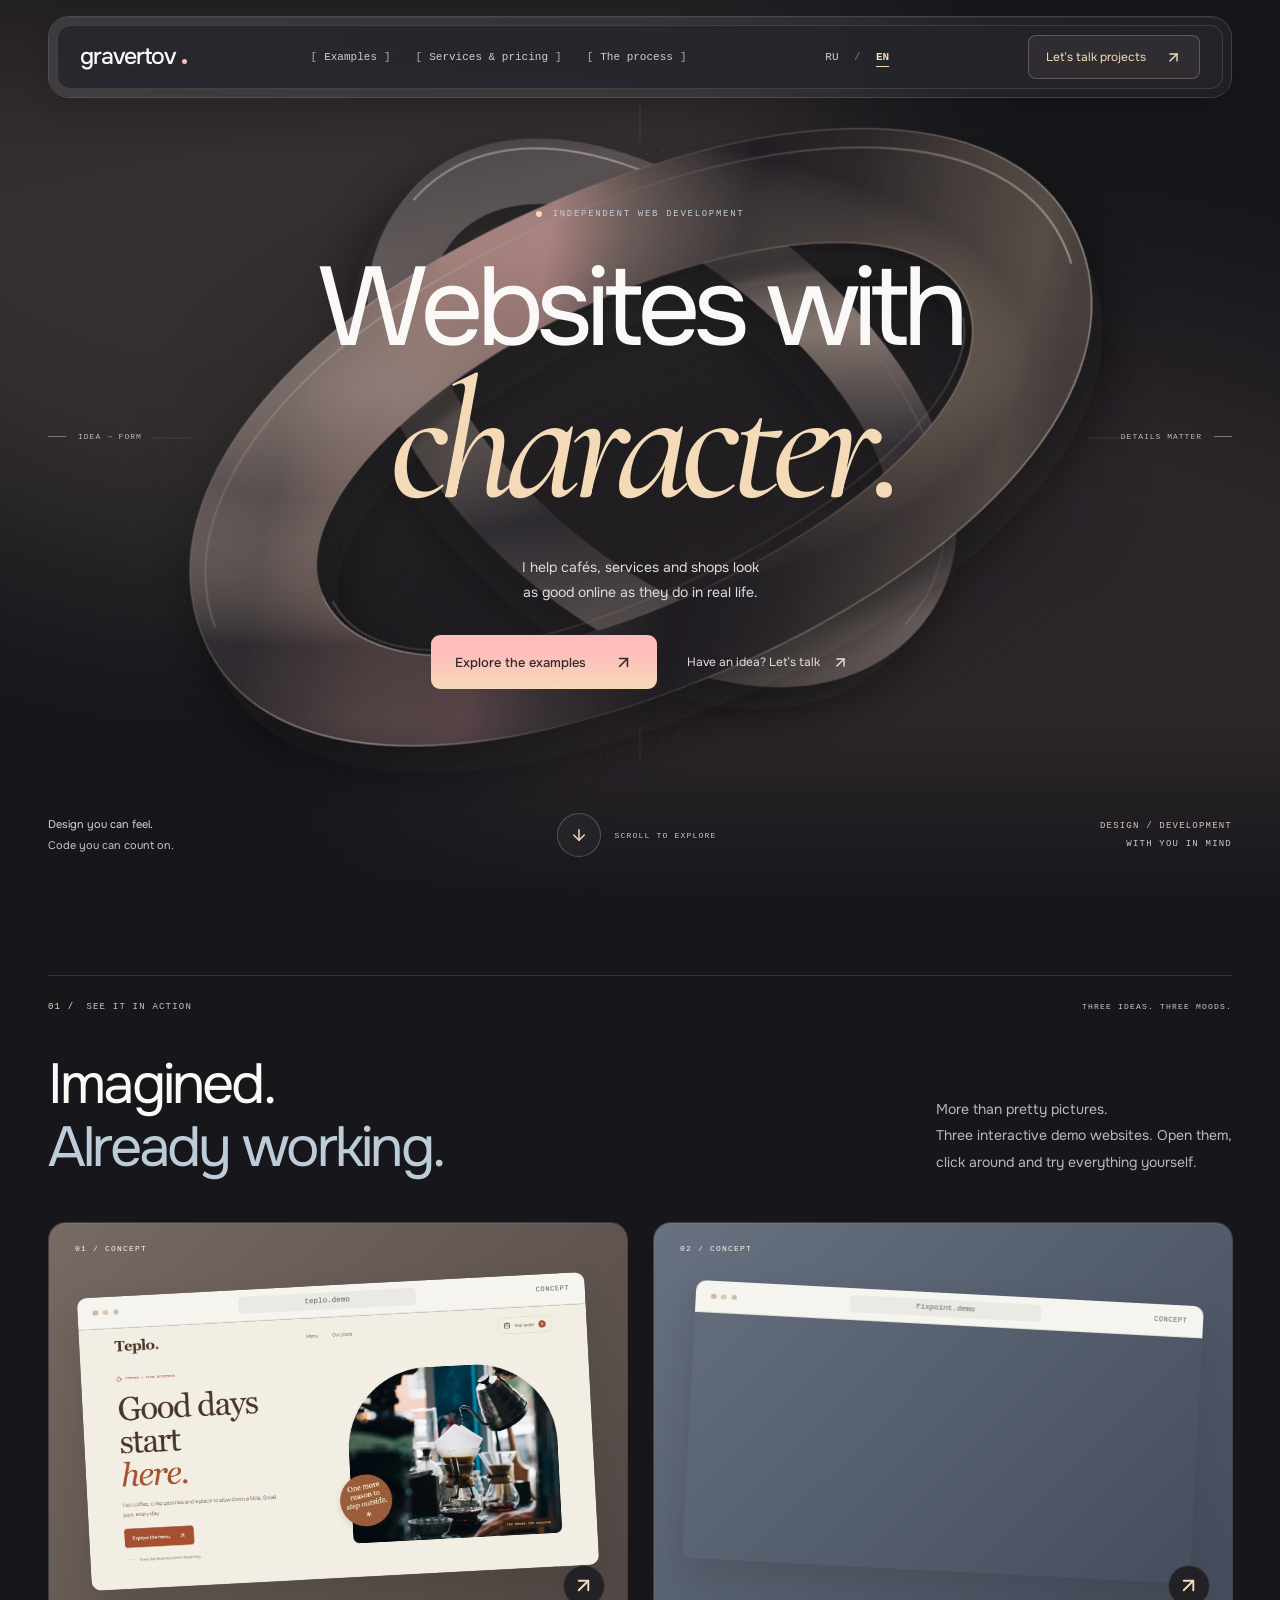
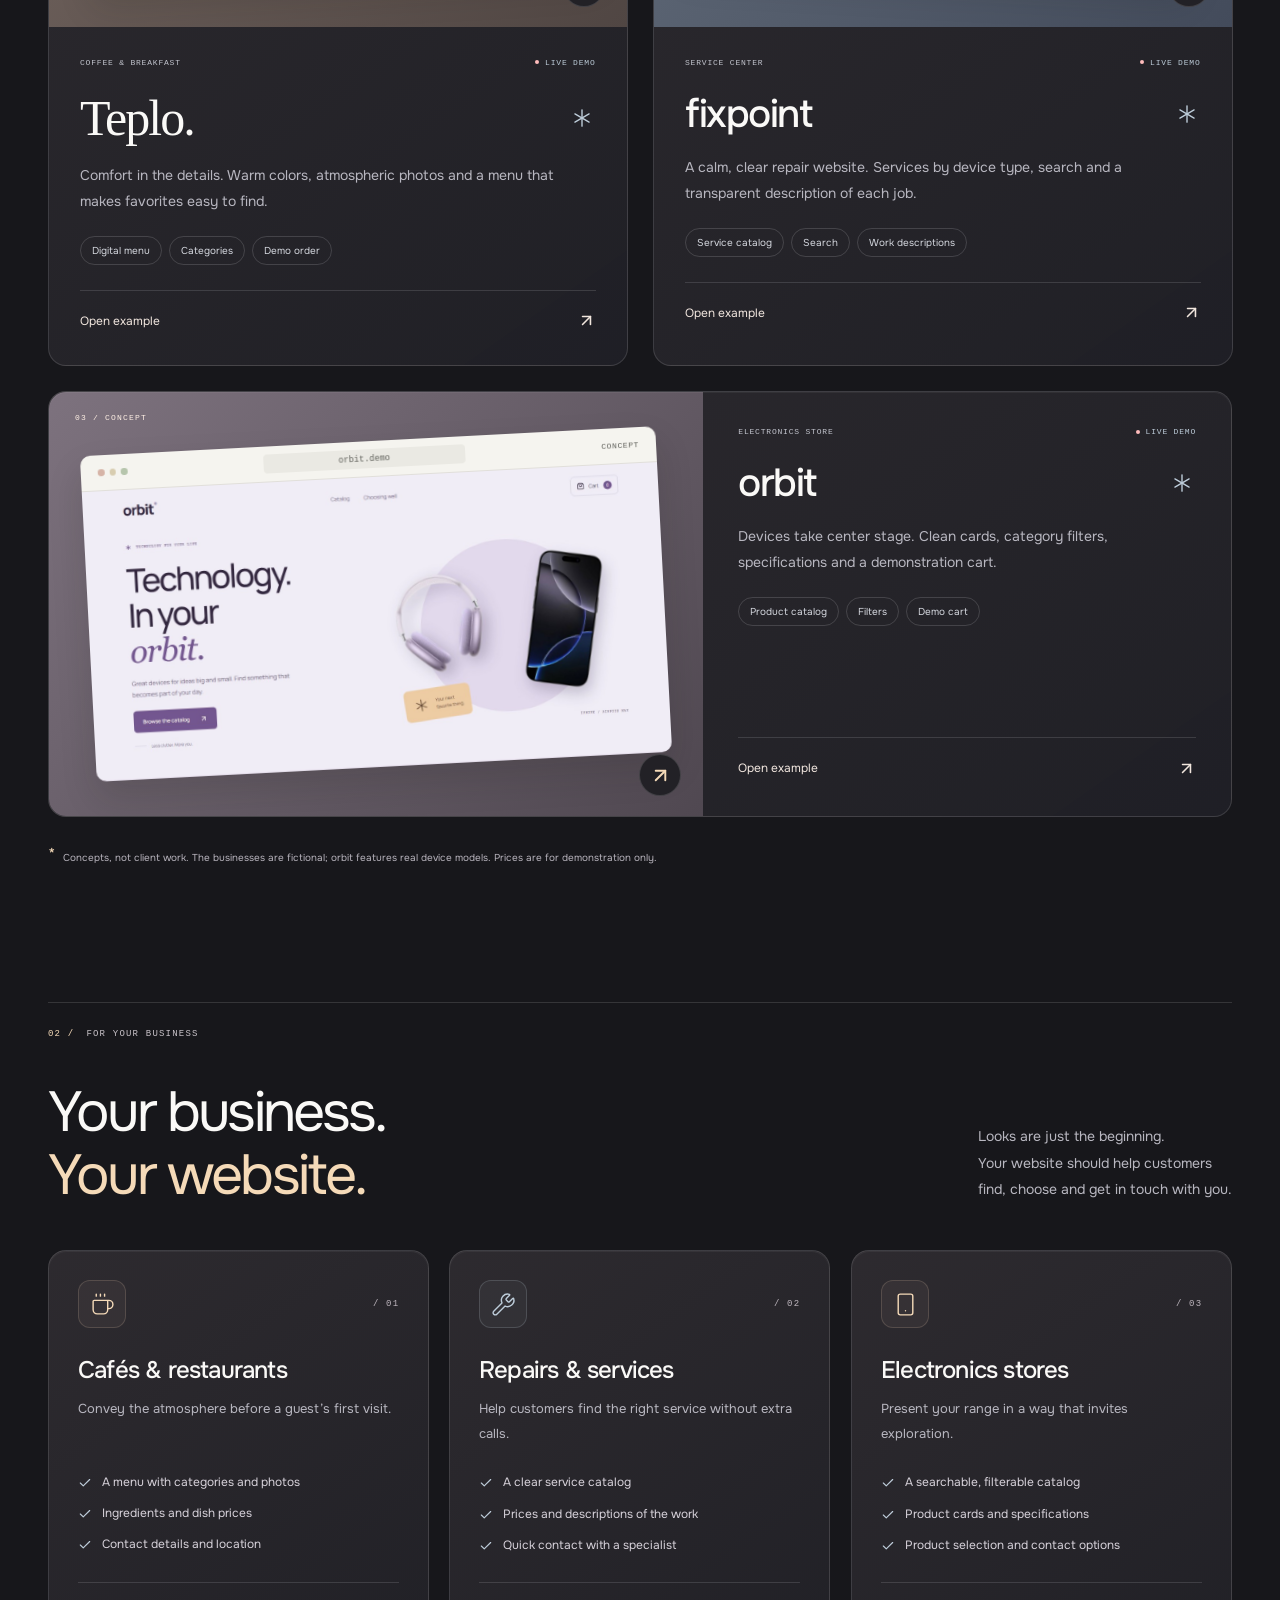
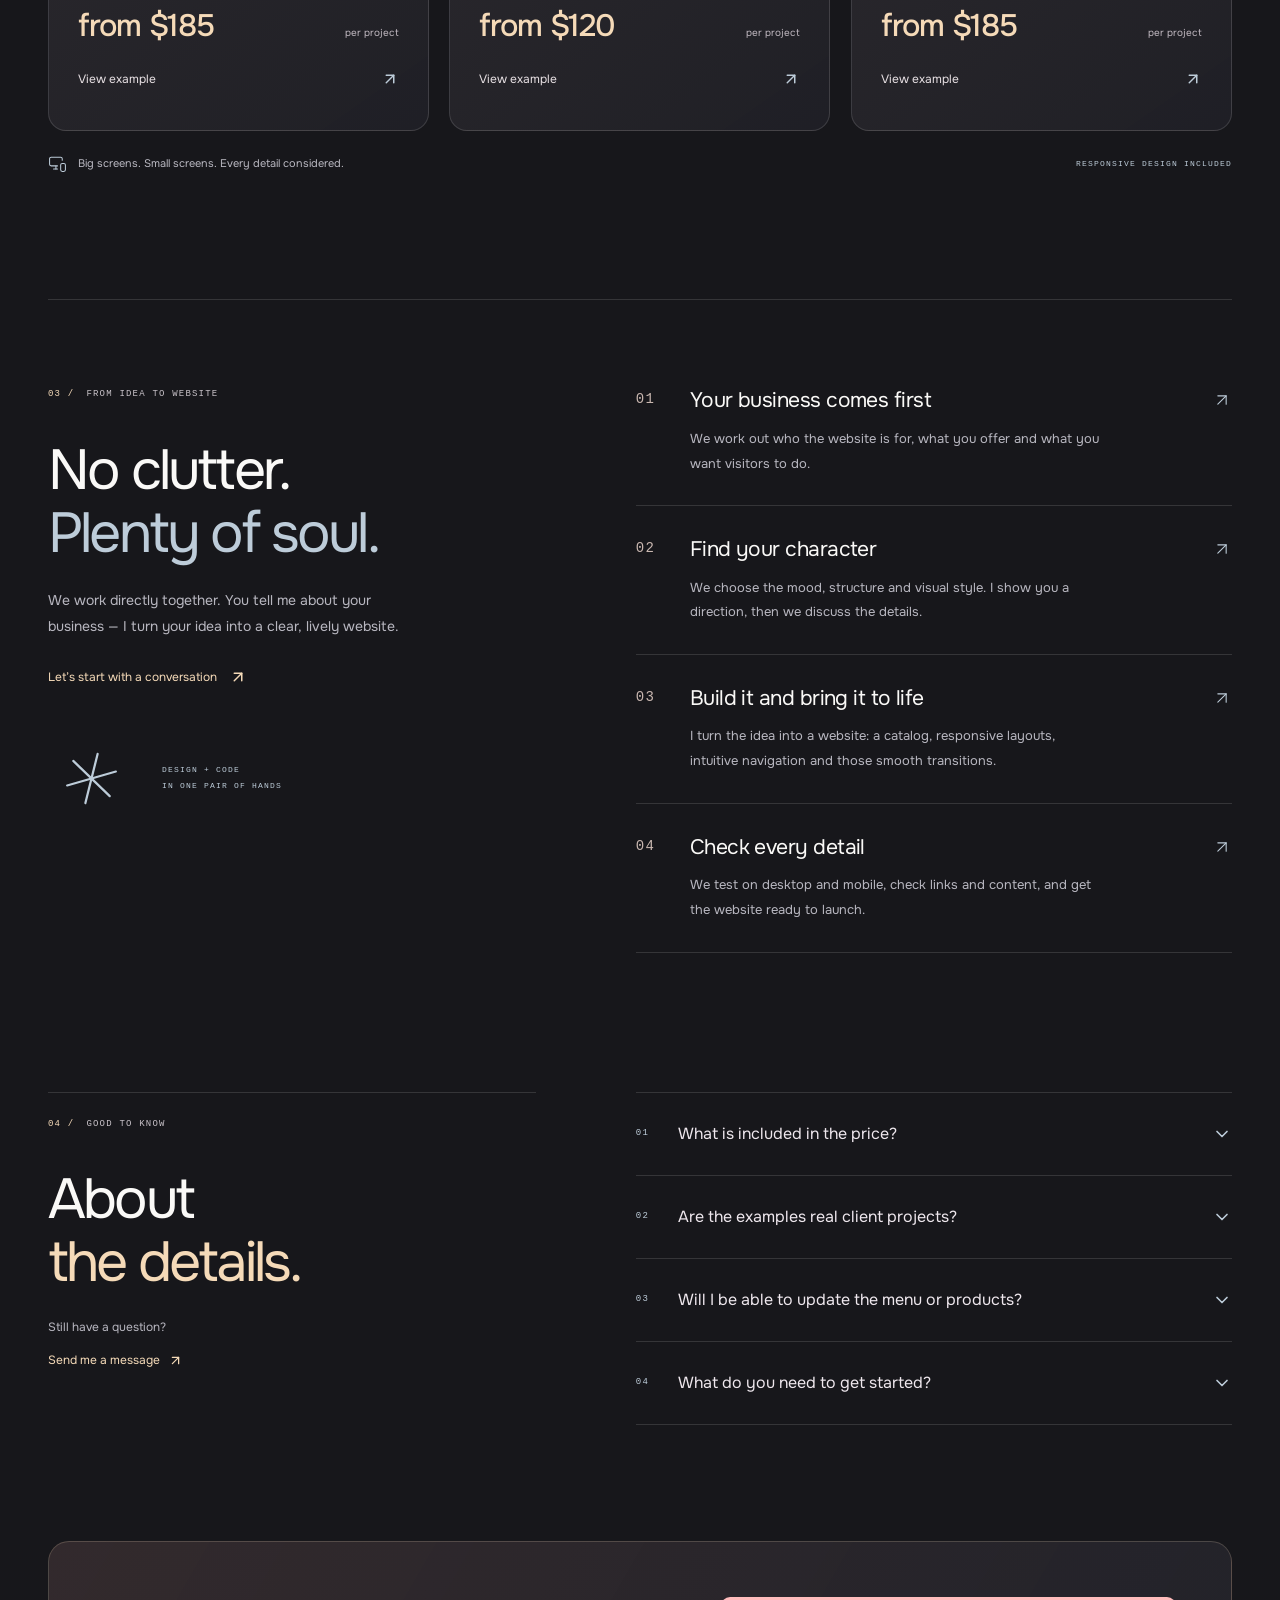
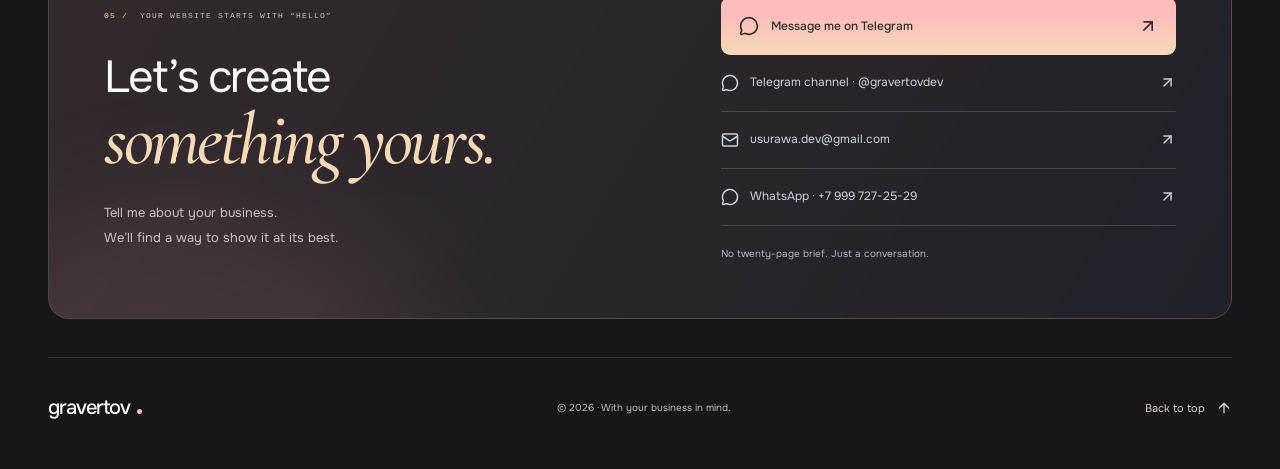
<file: index.html>
<!doctype html>
<html lang="ru">
  <head>
    <meta charset="UTF-8" />
    <meta name="viewport" content="width=device-width, initial-scale=1.0" />
    <script id="start-at-top">
      // Reset a fresh portfolio document before the browser restores an old section.
      if (!location.hash.startsWith('#/demo/') && performance.getEntriesByType('navigation')[0]?.type !== 'back_forward') {
        history.scrollRestoration = 'manual'
        history.replaceState(history.state, '', location.pathname + location.search)
        const startup = new AbortController()
        const finish = () => {
          startup.abort()
          history.scrollRestoration = 'auto'
        }
        const reset = () => {
          window.scrollTo({ top: 0, left: 0, behavior: 'instant' })
          requestAnimationFrame(() => {
            document.fonts.ready.then(() => requestAnimationFrame(() => {
              if (startup.signal.aborted) return
              window.scrollTo({ top: 0, left: 0, behavior: 'instant' })
              finish()
            }))
          })
        }
        for (const type of ['pointerdown', 'wheel', 'keydown', 'hashchange']) {
          window.addEventListener(type, finish, { once: true, passive: true, signal: startup.signal })
        }
        window.addEventListener('pageshow', reset, { once: true, signal: startup.signal })
      }
    </script>
    <meta name="theme-color" content="#17171b" />
    <meta name="description" content="gravertov — личное портфолио. Примеры работ, проекты и навыки — познакомьтесь с тем, что я создаю." />
    <meta property="og:type" content="website" />
    <meta property="og:locale" content="ru_RU" />
    <meta property="og:locale:alternate" content="en_US" />
    <meta property="og:title" content="gravertov — личное портфолио." />
    <meta property="og:description" content="gravertov — личное портфолио. Примеры работ, проекты и навыки — познакомьтесь с тем, что я создаю." />
    <meta property="og:url" content="https://gravertov.site/" />
    <link rel="canonical" href="https://gravertov.site/" />
    <link rel="alternate" hreflang="ru" href="https://gravertov.site/" />
    <link rel="alternate" hreflang="en" href="https://gravertov.site/en/" />
    <link rel="icon" type="image/png" href="./favicon.png?v=gravertov-g" />
    <link rel="preload" href="./fonts/onest-cyrillic.woff2" as="font" type="font/woff2" crossorigin />
    <link rel="preload" href="./fonts/onest-latin.woff2" as="font" type="font/woff2" crossorigin />
    <link rel="preload" href="./fonts/cormorant-italic-cyrillic.woff2" as="font" type="font/woff2" crossorigin />
    <title>gravertov — личное портфолио.</title>
    <script type="module" crossorigin src="./assets/main-Ccr5D8mS.js"></script>
    <link rel="stylesheet" crossorigin href="./assets/main-Cn88rE4f.css">
  </head>
  <body>
    <div id="root"></div>
    <noscript>Для интерактивного портфолио включите JavaScript. Связаться с разработчиком: <a href="mailto:usurawa.dev@gmail.com">usurawa.dev@gmail.com</a>.</noscript>
  </body>
</html>
</file>
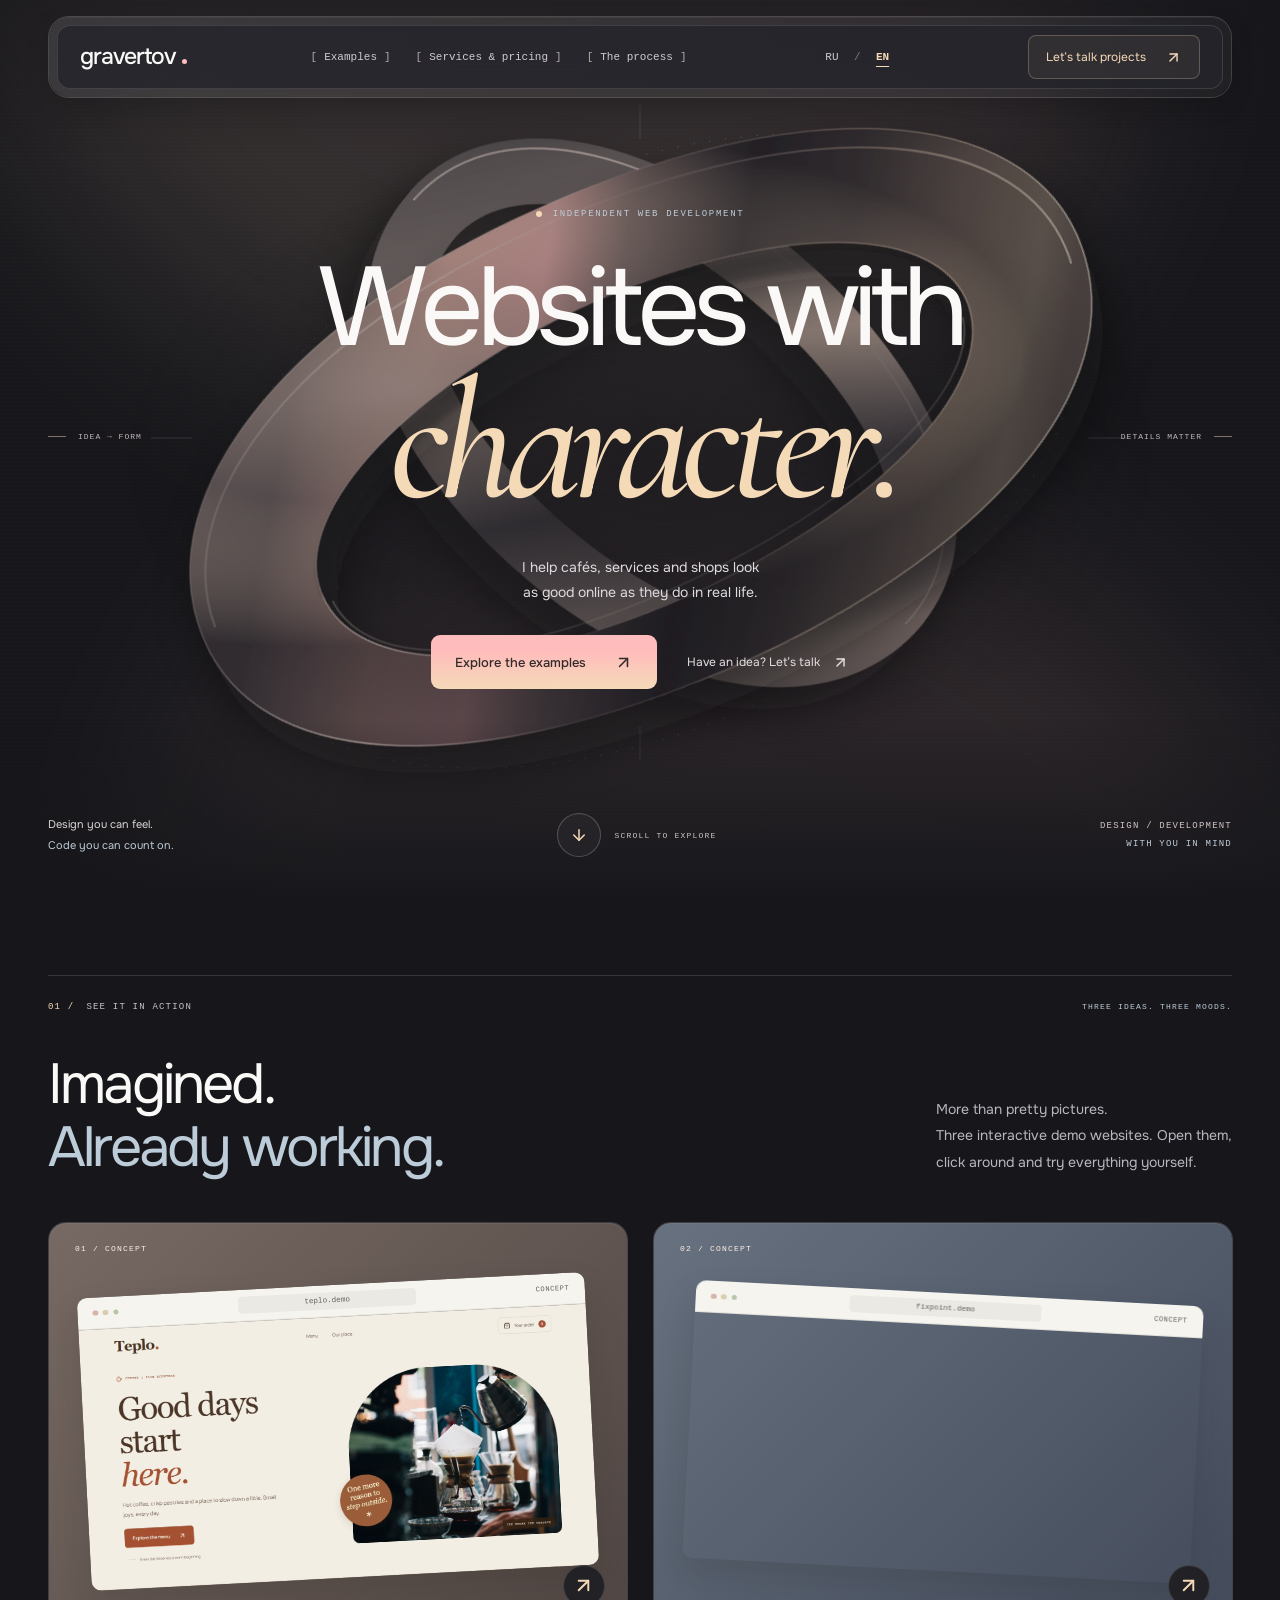
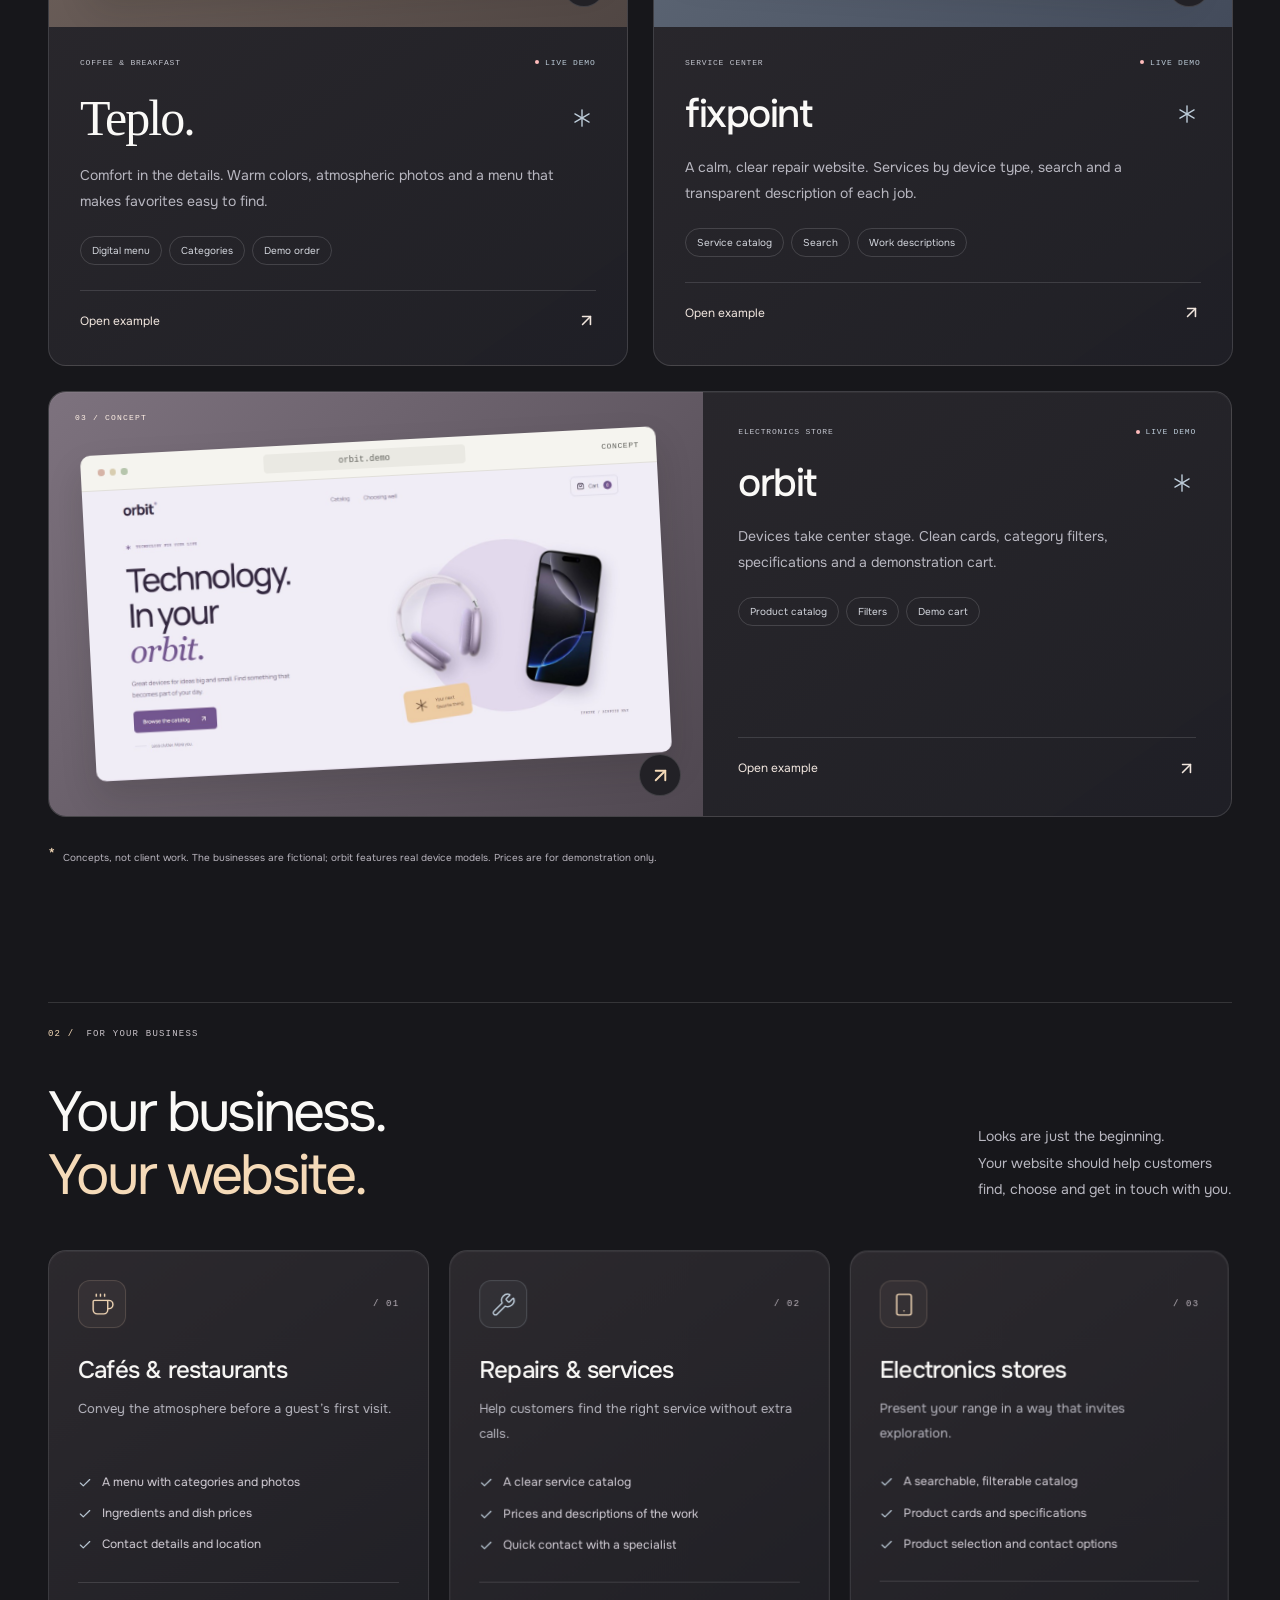
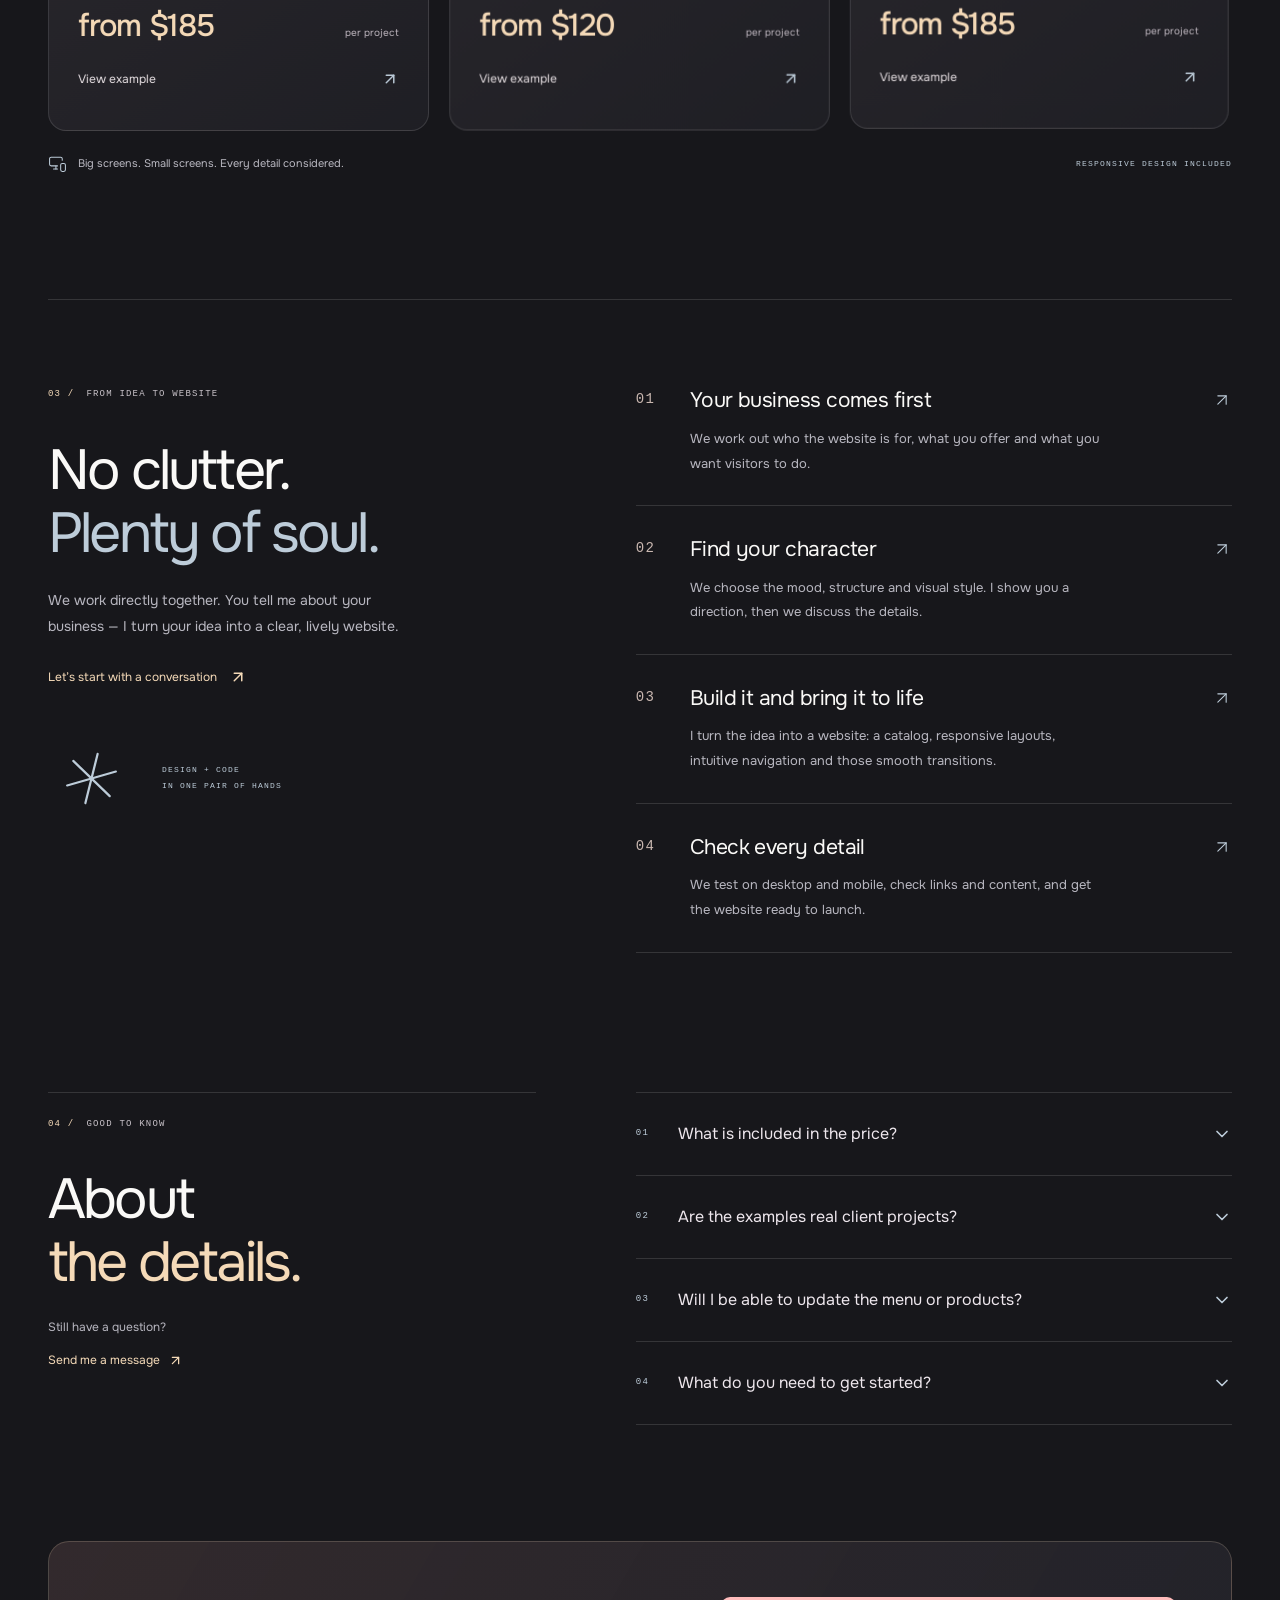
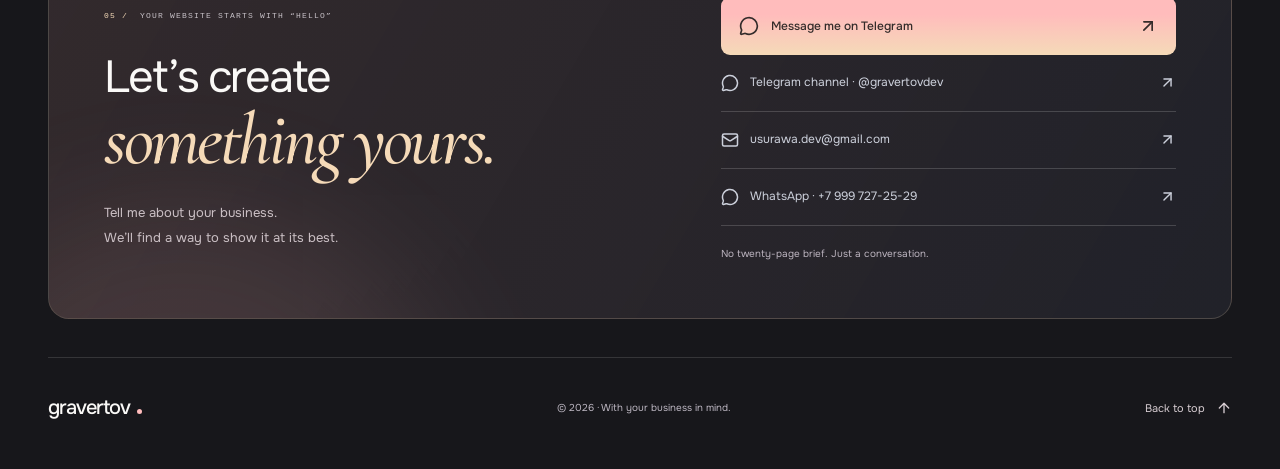
<file: en/index.html>
<!doctype html>
<html lang="en">
  <head>
    <meta charset="UTF-8" />
    <meta name="viewport" content="width=device-width, initial-scale=1.0" />
    <script id="start-at-top">
      // Reset a fresh portfolio document before the browser restores an old section.
      if (!location.hash.startsWith('#/demo/') && performance.getEntriesByType('navigation')[0]?.type !== 'back_forward') {
        history.scrollRestoration = 'manual'
        history.replaceState(history.state, '', location.pathname + location.search)
        const startup = new AbortController()
        const finish = () => {
          startup.abort()
          history.scrollRestoration = 'auto'
        }
        const reset = () => {
          window.scrollTo({ top: 0, left: 0, behavior: 'instant' })
          requestAnimationFrame(() => {
            document.fonts.ready.then(() => requestAnimationFrame(() => {
              if (startup.signal.aborted) return
              window.scrollTo({ top: 0, left: 0, behavior: 'instant' })
              finish()
            }))
          })
        }
        for (const type of ['pointerdown', 'wheel', 'keydown', 'hashchange']) {
          window.addEventListener(type, finish, { once: true, passive: true, signal: startup.signal })
        }
        window.addEventListener('pageshow', reset, { once: true, signal: startup.signal })
      }
    </script>
    <meta name="theme-color" content="#17171b" />
    <meta name="description" content="gravertov — personal portfolio. Work, projects and skills — explore what I create." />
    <meta property="og:type" content="website" />
    <meta property="og:locale" content="en_US" />
    <meta property="og:locale:alternate" content="ru_RU" />
    <meta property="og:title" content="gravertov — personal portfolio." />
    <meta property="og:description" content="gravertov — personal portfolio. Work, projects and skills — explore what I create." />
    <meta property="og:url" content="https://gravertov.site/en/" />
    <link rel="canonical" href="https://gravertov.site/en/" />
    <link rel="alternate" hreflang="ru" href="https://gravertov.site/" />
    <link rel="alternate" hreflang="en" href="https://gravertov.site/en/" />
    <link rel="icon" type="image/png" href="../favicon.png?v=gravertov-g" />
    <link rel="preload" href="../fonts/onest-latin.woff2" as="font" type="font/woff2" crossorigin />
    <link rel="preload" href="../fonts/cormorant-italic-latin.woff2" as="font" type="font/woff2" crossorigin />
    <title>gravertov — personal portfolio.</title>
    <script type="module" crossorigin src="../assets/main-Ccr5D8mS.js"></script>
    <link rel="stylesheet" crossorigin href="../assets/main-Cn88rE4f.css">
  </head>
  <body>
    <div id="root"></div>
    <noscript>Enable JavaScript to explore this interactive portfolio. Contact the developer: <a href="mailto:usurawa.dev@gmail.com">usurawa.dev@gmail.com</a>.</noscript>
  </body>
</html>
</file>
<file: assets/main-Cn88rE4f.css>
@font-face{font-family:Manrope;font-style:normal;font-weight:400 800;font-display:swap;src:url(../fonts/manrope-cyrillic.woff2)format("woff2");unicode-range:U+301,U+400-45F,U+490-491,U+4B0-4B1,U+2116}@font-face{font-family:Manrope;font-style:normal;font-weight:400 800;font-display:swap;src:url(../fonts/manrope-latin.woff2)format("woff2");unicode-range:U+??,U+131,U+152-153,U+2BB-2BC,U+2C6,U+2DA,U+2DC,U+304,U+308,U+329,U+2000-206F,U+20AC,U+2122,U+2191,U+2193,U+2212,U+2215,U+FEFF,U+FFFD}:root{color:#f3f2ed;font-synthesis:none;text-rendering:optimizelegibility;-webkit-font-smoothing:antialiased;-moz-osx-font-smoothing:grayscale;--background:#1a1c20;--surface:#23252a;--foreground:#f3f2ed;--muted:#b1b4ba;--accent:#f5dab8;--border:#383b42;--ease:cubic-bezier(.22, 1, .36, 1);background:#1a1c20;font-family:Manrope,Arial,sans-serif}*{box-sizing:border-box}html{scroll-behavior:smooth}body{min-width:320px;margin:0}button,input{font:inherit}button{cursor:pointer}button,a,input,summary{-webkit-tap-highlight-color:transparent}button:disabled{cursor:not-allowed}a{color:inherit;text-decoration:none}button{color:inherit}img{max-width:100%;display:block}h1,h2,h3,p{margin:0}ul,ol{margin:0;padding:0;list-style:none}svg{vertical-align:middle;flex-shrink:0}::selection{color:var(--background);background:var(--accent)}:focus-visible{outline:2px solid var(--demo-accent,var(--accent));outline-offset:5px}h1:focus,main:focus{outline:none}[id]{scroll-margin-top:116px}.container{width:min(1240px,100% - 96px);margin-inline:auto}.mono{letter-spacing:1.2px;font-family:Courier New,monospace;font-size:11px;font-weight:400}.sr-only{clip-path:inset(50%);white-space:nowrap;border:0;width:1px;height:1px;margin:-1px;padding:0;position:absolute;overflow:hidden}.skip-link{z-index:100;color:#1a1c20;background:var(--accent);border-radius:8px;padding:14px 20px;font-size:14px;position:fixed;top:-100px;left:20px}.skip-link:focus{top:14px}.status-dot{background:var(--accent);border-radius:50%;flex-shrink:0;width:6px;height:6px;display:inline-block}.site-preview{border-radius:10px;width:100%;overflow:hidden;box-shadow:0 17px 35px #19191726;container-type:inline-size}.browser-bar{color:#62635d;background:#f5f4ef;border-bottom:1px solid #32281e1a;justify-content:space-between;align-items:center;gap:8px;height:6.3cqw;min-height:23px;max-height:38px;padding-inline:3cqw;display:flex}.browser-dots{gap:.9cqw;display:flex}.browser-dots i{background:#c9c8c0;border-radius:50%;width:1.1cqw;min-width:4px;height:1.1cqw;min-height:4px;display:block}.browser-dots i:first-child{background:#d6b4a7}.browser-dots i:nth-child(2){background:#d8cdb0}.browser-dots i:nth-child(3){background:#b6c5ac}.browser-address{background:#eae9e3;border-radius:4px;padding:.8cqw 13cqw;font:1.5cqw Courier New,monospace}.browser-live{letter-spacing:.1cqw;font:1.4cqw Courier New,monospace}.preview-screenshot{width:100%;height:auto}.product-photo img{object-fit:contain;filter:drop-shadow(6px 10px 12px #2e1d3d2b);width:100%;height:100%}.product-art{--device-color:#34463b;--screen-color:#c7e7b5;--orb-color:#658755;justify-content:center;align-items:center;width:100%;height:100%;display:flex;position:relative}.tone-1{--device-color:#373e4d;--screen-color:#bfd0ed;--orb-color:#7586bc}.tone-2{--device-color:#3c3548;--screen-color:#d1bee7;--orb-color:#86709c}.phone-graphic{border:5px solid var(--device-color);background:#222d25;border-radius:25px;flex-shrink:0;width:110px;height:211px;padding:4px;position:relative;transform:rotate(-9deg);box-shadow:6px 13px 17px #141e192e,inset 0 0 0 1px #849688}.phone-screen{background:var(--screen-color);border-radius:19px;position:absolute;inset:0;overflow:hidden}.phone-island{z-index:2;background:#283029;border-radius:12px;width:37px;height:10px;position:absolute;top:9px;left:50%;transform:translate(-50%)}.phone-time{z-index:1;text-align:center;width:100%;color:var(--device-color);letter-spacing:-1px;font-size:21px;font-weight:500;position:absolute;top:33px;left:0}.phone-orb{background:linear-gradient(135deg, #eef5d1, var(--orb-color) 64%, var(--device-color));border-radius:50%;width:177px;height:177px;position:absolute;bottom:-16%;right:-42%;box-shadow:-8px -5px 25px #faffee80}.phone-bottom{background:#d7e4ce;border-radius:3px;width:26%;height:3px;position:absolute;bottom:6px;left:37%}.tablet-graphic{background:#ddcee9;border:6px solid #3c3b45;border-radius:15px;flex-shrink:0;width:176px;height:131px;position:relative;overflow:hidden;transform:rotate(-10deg);box-shadow:8px 13px 16px #2e1d3d2b}.tablet-screen{background:#e3daf0;border-radius:9px;position:absolute;inset:0;overflow:hidden}.tablet-orb{background:linear-gradient(120deg,#cbb6dc,#806793 65%,#645078);border-radius:50%;width:158px;height:158px;position:absolute;top:-31%;right:-5%;box-shadow:-12px 12px 28px #ead5fbb3}.tablet-line{background:#f6efff;border-radius:5px;width:41%;height:2px;position:absolute;bottom:5px;left:29%}.headphones-graphic{width:176px;height:185px;position:relative;transform:rotate(-12deg)}.headband{border:15px solid #3c3844;border-bottom:0;border-radius:80px 80px 15px 15px;width:143px;height:154px;position:absolute;top:0;left:16px;box-shadow:inset 1px 1px 1px #827d88,3px -2px 1px #585360}.earpad{background:linear-gradient(100deg,#45414d,#302c37);border-radius:18px;width:41px;height:80px;position:absolute;top:93px;box-shadow:6px 7px 13px #22192a3b,inset 2px 0 #77717f}.earpad-left{left:0;transform:rotate(9deg)}.earpad-right{right:0;transform:rotate(-9deg)}.buds-graphic{width:144px;height:178px;position:relative}.bud{background:linear-gradient(90deg,#e5e2eb,#fff,#d0cdd8);border-radius:14px 14px 10px 10px;width:23px;height:78px;position:absolute;top:0;box-shadow:5px 6px 11px #3f2b521f}.bud:before{content:"";background:#fff;border-radius:50%;width:34px;height:32px;position:absolute;top:-4px;left:-10px;box-shadow:inset 2px -2px 4px #d3cddd}.bud-left{left:29px;transform:rotate(-20deg)}.bud-right{right:19px;transform:rotate(18deg)}.buds-case{background:linear-gradient(130deg,#fff,#dad5e3);border-radius:28px;width:144px;height:80px;position:absolute;bottom:0;box-shadow:7px 12px 16px #34294321,inset -2px -3px 6px #c3bccc}.buds-case:before{content:"";background:#b9b3c1;width:92%;height:1px;position:absolute;top:22px;left:4%}.buds-case i{background:#819578;border-radius:50%;width:3px;height:3px;position:absolute;top:34px;left:49%}.food-art{object-fit:cover;width:100%;height:100%}.food-coffee{object-position:50% 59%}.page-loader{min-height:100svh;color:var(--accent);flex-direction:column;justify-content:center;align-items:center;gap:16px;font-size:20px;display:flex}.page-loader span{color:#bdc2b7;font-size:13px}@media (width<=1100px){.container{width:calc(100% - 64px)}}@media (width<=900px){.container{width:calc(100% - 48px)}}@media (width<=760px){[id]{scroll-margin-top:99px}.container{width:calc(100% - 40px)}}@media (prefers-reduced-motion:reduce){html{scroll-behavior:auto}*,:before,:after{transition-duration:.01ms!important;animation-duration:.01ms!important;animation-iteration-count:1!important}}@font-face{font-family:Onest;font-style:normal;font-weight:400 700;font-display:swap;src:url(../fonts/onest-cyrillic.woff2)format("woff2");unicode-range:U+301,U+400-45F,U+490-491,U+4B0-4B1,U+2116}@font-face{font-family:Onest;font-style:normal;font-weight:400 700;font-display:swap;src:url(../fonts/onest-latin.woff2)format("woff2");unicode-range:U+??,U+131,U+152-153,U+2BB-2BC,U+2C6,U+2DA,U+2DC,U+304,U+308,U+329,U+2000-206F,U+20AC,U+2122,U+2191,U+2193,U+2212,U+2215,U+FEFF,U+FFFD}@font-face{font-family:Cormorant Garamond;font-style:italic;font-weight:500;font-display:swap;src:url(../fonts/cormorant-italic-cyrillic.woff2)format("woff2");unicode-range:U+301,U+400-45F,U+490-491,U+4B0-4B1,U+2116}@font-face{font-family:Cormorant Garamond;font-style:italic;font-weight:500;font-display:swap;src:url(../fonts/cormorant-italic-latin.woff2)format("woff2");unicode-range:U+??,U+131,U+152-153,U+2BB-2BC,U+2C6,U+2DA,U+2DC,U+304,U+308,U+329,U+2000-206F,U+20AC,U+2122,U+2191,U+2193,U+2212,U+2215,U+FEFF,U+FFFD}.portfolio-page{--background:#17171b;--surface:#242328;--foreground:#faf9f7;--muted:#b8b7c0;--accent:#f5dab8;--blue:#bdccd9;--border:#ffffff21;--pastel-gradient:linear-gradient(180deg, #ffbcbc 30%, #f5dab8 100%);isolation:isolate;min-height:100svh;color:var(--foreground);background:var(--background);font-family:Onest,Manrope,Arial,sans-serif;position:relative;overflow:clip}.portfolio-page main,.site-footer{z-index:1;position:relative}.portfolio-page .text-peach{color:var(--accent)}.portfolio-page .text-blue{color:var(--blue)}.scroll-progress{z-index:60;background:var(--pastel-gradient);transform-origin:0;height:2px;position:fixed;inset:0 0 auto}.atmosphere{z-index:0;pointer-events:none;position:fixed;inset:0;overflow:hidden}.ambient-orbit{transform-origin:50%;will-change:transform;position:absolute;inset:-35% -25%}.ambient-glow{background:var(--pastel-gradient);filter:blur(94px);border-radius:50%;width:61%;height:64%;position:absolute}.ambient-glow-top{opacity:.12;top:-11%;left:5%}.ambient-glow-bottom{opacity:.085;bottom:-11%;right:5%}.ambient-grain{opacity:.22;background-image:radial-gradient(#ffffff1a .6px,#0000 .8px);background-size:4px 4px;position:absolute;inset:0}.header-shell{z-index:50;border:1px solid #ffffff2e;border-radius:21px;width:min(1240px,100% - 96px);padding:8px;position:fixed;top:16px;left:50%;transform:translate(-50%);box-shadow:0 8px 24px #00000024,inset 0 1px #ffffff1a}.header-shell:before{content:"";z-index:-1;border-radius:inherit;pointer-events:none;-webkit-backdrop-filter:blur(18px);backdrop-filter:blur(18px);background:linear-gradient(135deg,#ffffff1c,#ffffff0a);position:absolute;inset:0}.site-header{background:#24242bd1;border:1px solid #ffffff1f;border-radius:13px;justify-content:space-between;align-items:center;gap:22px;min-height:64px;padding:8px 22px;display:flex}.wordmark{letter-spacing:-1.1px;white-space:nowrap;align-items:baseline;min-height:44px;font-size:23px;font-weight:500;line-height:44px;display:inline-flex}.wordmark span{color:var(--blue);font-weight:400}.wordmark i{background:#ffbcbc;border-radius:50%;width:5px;height:5px;margin-left:7px}.desktop-nav{align-items:center;gap:25px;display:flex}.desktop-nav a{color:#d0ccd2;align-items:center;min-height:44px;font:11px Courier New,monospace;transition:color .22s;display:inline-flex}.desktop-nav a:before,.desktop-nav a:after{color:#b7a8a5}.desktop-nav a:before{content:"[";margin-right:7px}.desktop-nav a:after{content:"]";margin-left:7px}.desktop-nav a:hover{color:var(--accent)}.header-contact{min-height:44px;color:var(--accent);white-space:nowrap;background:#f5dab80f;border:1px solid #f5dab840;border-radius:8px;justify-content:center;align-items:center;gap:19px;padding-inline:17px;font-size:12px;transition:background .22s,border-color .22s;display:inline-flex}.header-contact:hover{background:#f5dab81f;border-color:#f5dab880}.menu-toggle{background:#ffffff0d;border:1px solid #ffffff2b;border-radius:8px;justify-content:center;align-items:center;width:44px;height:44px;padding:0;display:none}.menu-toggle svg{width:20px}#mobile-menu{display:none}.hero{overflow-anchor:none;min-height:max(810px,100svh);position:relative}.hero-container{min-height:inherit;flex-direction:column;justify-content:center;padding-top:146px;padding-bottom:156px;display:flex;position:relative}.hero-copy{z-index:2;text-align:center;position:relative}.hero-eyebrow{color:var(--blue);letter-spacing:1.7px;justify-content:center;align-items:center;gap:11px;font-size:9px;line-height:1.8;display:inline-flex}.hero h1{letter-spacing:-.065em;margin-top:33px;font-size:clamp(78px,8.7vw,126px);font-weight:400;line-height:.96}.hero-title-main{display:block}.hero-title-accent{color:var(--accent);letter-spacing:-.055em;font-family:Cormorant Garamond,Georgia,serif;font-size:1.53em;font-style:italic;font-weight:500;line-height:.95;display:block}.hero-title-dot{position:relative;left:.04em}.hero-description{color:#dedbe0;margin:31px auto 0;font-size:14px;line-height:1.85}.hero-actions{flex-wrap:wrap;justify-content:center;align-items:center;gap:30px;margin-top:29px;display:flex}.button{border-radius:9px;justify-content:center;align-items:center;gap:28px;min-height:54px;padding-inline:24px;font-size:13px;font-weight:500;transition:box-shadow .25s,filter .25s;display:inline-flex}.button-pastel{color:#332b2a;background:var(--pastel-gradient)}.button-pastel:hover{filter:brightness(1.04);box-shadow:0 6px 28px #ffbcbc1f}.button svg,.text-link svg,.project-demo-link svg{transition:transform .3s var(--ease)}.button:hover svg:last-child,.text-link:hover svg,.project-demo-link:hover svg{transform:translate(2px,-2px)}.text-link{color:#e5dfe2;align-items:center;gap:12px;min-height:44px;font-size:12px;transition:color .22s;display:inline-flex}.text-link:hover{color:var(--accent)}.hero-scene{pointer-events:none;place-items:center;display:grid;position:absolute;inset:0;overflow:hidden}.hero-sculpture{opacity:.76;will-change:transform;width:min(1200px,98vw);translate:0 -12px}.hero-sculpture img{width:100%}.hero-vignette{background:radial-gradient(40% 34% at 50% 51%,#17171b99,#0000),linear-gradient(#17171b99,#0000 17% 80%,#17171b);position:absolute;inset:0}.scene-coordinate{color:#c0b4b9;letter-spacing:1px;align-items:center;gap:12px;font:8px Courier New,monospace;display:flex;position:absolute;top:48%}.scene-coordinate-left{left:max(48px,50vw - 620px)}.scene-coordinate-right{right:max(48px,50vw - 620px)}.scene-coordinate i{background:#82716f;width:18px;height:1px}.hero-bottom{justify-content:space-between;align-items:center;gap:28px;display:flex;position:absolute;inset:auto 0 43px}.hero-signature{color:#ddd6d6;font-size:11px;line-height:1.9}.hero-signature span{color:var(--blue)}.hero-disciplines{color:#d0c5c5;text-align:right;font-size:9px;line-height:2}.hero-disciplines span{color:var(--blue)}.scroll-hint{color:#cdc4c5;align-items:center;gap:13px;min-height:44px;font-size:8px;display:inline-flex}.scroll-hint-icon{width:44px;height:44px;color:var(--accent);background:#ffffff08;border:1px solid #ffffff36;border-radius:50%;justify-content:center;align-items:center;transition:background .25s;display:flex}.scroll-hint:hover .scroll-hint-icon{background:#f5dab817}.section{padding-block:104px}.section-kicker{border-top:1px solid var(--border);color:#c8c2c8;align-items:center;gap:12px;padding-top:23px;font-size:9px;line-height:1.8;display:flex}.section-kicker>span:first-child{color:var(--accent)}.section-kicker-tail{color:var(--blue);margin-left:auto;font-size:8px}.section-heading{justify-content:space-between;align-items:flex-end;gap:48px;margin-top:38px;margin-bottom:43px;display:flex}.scroll-title{letter-spacing:-.05em;font-size:clamp(39px,4.4vw,63px);font-weight:400;line-height:1.12}.title-line{display:block}.title-word{white-space:nowrap;display:inline-block}.reveal-character{opacity:clamp(0, calc((var(--written) - var(--character)) / 3), 1)}.section-heading p{max-width:345px;color:var(--muted);padding-bottom:4px;font-size:14px;line-height:1.9}.emerge-slot{min-width:0;display:flex;position:relative}.emerge-card{transform-origin:50%;will-change:transform, opacity;width:100%;min-width:0;display:flex}.tilt-card{border:1px solid var(--border);background:linear-gradient(145deg,#2f2c31f0,#202026f5);border-radius:18px;width:100%;min-width:0;transition:border-color .35s;position:relative;overflow:hidden}.tilt-card:after{content:"";z-index:2;border-radius:inherit;pointer-events:none;position:absolute;inset:0;box-shadow:inset 0 1px #ffffff0d}.tilt-card:is(:hover,:active){border-color:#f5dab859}.projects-section{padding-top:75px;padding-bottom:68px}.projects-grid{grid-template-columns:repeat(2,minmax(0,1fr));gap:25px;display:grid}.project-card{flex-direction:column;display:flex}.project-featured{grid-column:1/-1}.project-featured .project-card{grid-template-columns:1.24fr 1fr;display:grid}.project-preview{aspect-ratio:1.43;flex-shrink:0;align-items:center;padding:53px 35px 39px;display:flex;position:relative;overflow:hidden}.project-cafe .project-preview{background:linear-gradient(135deg,#776963,#504643)}.project-repair .project-preview{background:linear-gradient(135deg,#67717f,#434b5b)}.project-tech .project-preview{background:linear-gradient(135deg,#7d727e,#504851)}.project-preview-index{color:#fff0e5;font-size:8px;position:absolute;top:21px;left:26px}.project-preview .site-preview{transition:transform .65s var(--ease), box-shadow .65s var(--ease);transition-delay:65ms;transform:rotate(-3deg)}.project-repair .site-preview{transform:rotate(3deg)}.tilt-card:is(:hover,:active) .project-preview .site-preview{transform:translateY(-4px)rotate(0);box-shadow:0 22px 40px #0f0d1240}.project-preview-arrow{width:42px;height:42px;color:var(--accent);background:#222126;border:1px solid #ffffff24;border-radius:50%;justify-content:center;align-items:center;display:flex;position:absolute;bottom:20px;right:22px}.project-info{flex-direction:column;flex:1;padding:31px;display:flex}.project-meta{color:#c3c5ce;letter-spacing:.8px;text-transform:uppercase;flex-wrap:wrap;justify-content:space-between;align-items:center;gap:10px;font-size:8px;display:flex}.project-meta>span:last-child{color:var(--blue);align-items:center;gap:6px;display:inline-flex}.project-meta i{background:#ffbcbc;border-radius:50%;width:4px;height:4px}.project-title-row{justify-content:space-between;align-items:center;gap:20px;margin-top:22px;display:flex}.project-title-row h3{letter-spacing:-1.5px;font-size:39px;font-weight:500}.project-cafe .project-title-row h3{letter-spacing:-2px;font-family:Georgia,serif;font-size:50px;font-weight:400}.project-title-row>svg{color:var(--blue)}.project-info>p{min-height:52px;color:var(--muted);margin-top:16px;font-size:14px;line-height:1.85}.project-tags{flex-wrap:wrap;gap:7px;margin-top:21px;display:flex}.project-tags li{color:#d4d7de;border:1px solid #ffffff26;border-radius:30px;padding:7px 11px;font-size:10px}.project-demo-link{border-top:1px solid var(--border);color:#f1e6de;justify-content:space-between;align-items:center;gap:12px;min-height:44px;margin-top:25px;padding-top:17px;font-size:12px;transition:color .22s;display:flex}.project-demo-link:hover{color:var(--accent)}.project-featured .project-preview{aspect-ratio:auto;min-height:400px;padding:49px 39px}.project-featured .project-info{padding:35px}.project-featured .project-demo-link{margin-top:auto}.project-featured .project-tags{margin-bottom:25px}.demo-disclaimer{color:#b7b3bc;align-items:baseline;gap:8px;margin-top:21px;font-size:10px;line-height:1.9;display:flex}.disclaimer-mark{color:var(--accent);font-size:18px}.services-section{padding-top:62px}.services-grid{grid-template-columns:repeat(3,minmax(0,1fr));gap:20px;display:grid}.service-card{flex-direction:column;min-height:448px;padding:29px;display:flex}.service-top{justify-content:space-between;align-items:center;gap:12px;margin-bottom:27px;display:flex}.service-icon{width:48px;height:48px;color:var(--accent);background:#f5dab80d;border:1px solid #f5dab829;border-radius:12px;justify-content:center;align-items:center;display:flex}.service-repair .service-icon{color:var(--blue);background:#bdccd90d;border-color:#bdccd930}.service-number{color:#beb6be;font-size:9px}.service-card h3{letter-spacing:-.8px;margin-bottom:12px;font-size:24px;font-weight:500}.service-card>p{min-height:49px;color:var(--muted);font-size:13px;line-height:1.9}.service-card ul{gap:12px;margin-block:27px;display:grid}.service-card li{color:#d7d2da;align-items:flex-start;gap:10px;font-size:12px;line-height:1.6;display:flex}.service-card li svg{color:var(--blue);margin-top:3px}.service-price{border-top:1px solid var(--border);justify-content:space-between;align-items:baseline;gap:12px;margin-top:auto;padding-top:23px;display:flex}.service-price strong{color:var(--accent);letter-spacing:-1.3px;white-space:nowrap;font-size:31px;font-weight:500}.service-price>span{color:#c1b9c1;white-space:nowrap;font-size:10px}.service-link{color:#e7e0e3;justify-content:space-between;align-items:center;min-height:44px;margin-top:12px;font-size:12px;transition:color .22s;display:flex}.service-link svg{color:var(--blue)}.service-link:hover{color:var(--accent)}.services-footnote{color:var(--blue);align-items:center;gap:11px;margin-top:23px;display:flex}.services-footnote p{color:var(--muted);font-size:11px;line-height:1.8}.services-footnote>.mono{margin-left:auto;font-size:8px}.process-section{padding-top:22px}.process-layout{border-top:1px solid var(--border);grid-template-columns:.9fr 1.1fr;align-items:start;gap:100px;padding-top:86px;display:grid}.process-intro{position:sticky;top:143px}.process-intro .section-kicker{border:0;padding-top:0}.process-intro .scroll-title{margin-top:36px}.process-intro p{max-width:365px;color:var(--muted);margin-top:22px;font-size:14px;line-height:1.9}.process-intro .text-link{color:var(--accent);margin-top:15px}.process-symbol{color:var(--blue);align-items:center;gap:27px;margin-top:36px;display:flex}.process-symbol>svg{width:87px;height:87px;transform:rotate(14deg)}.process-symbol span{font-size:8px;line-height:2}.step-row{border-bottom:1px solid var(--border);grid-template-columns:30px 1fr 20px;align-items:start;gap:24px;padding-block:29px;display:grid}.process-steps li:first-child .step-row{padding-top:0}.step-number{color:#cab8b1;padding-top:5px;font-size:14px}.step-row h3{letter-spacing:-.55px;font-size:21px;font-weight:400;line-height:1.4}.step-row p{max-width:410px;color:var(--muted);margin-top:11px;font-size:13px;line-height:1.9}.step-row>svg{color:var(--blue);margin-top:4px}.faq-section{grid-template-columns:.9fr 1.1fr;align-items:start;gap:100px;padding-top:35px;display:grid}.faq-intro .scroll-title{margin-top:36px}.faq-intro p{color:var(--muted);margin-top:22px;font-size:12px;line-height:1.9}.faq-intro a{min-height:44px;color:var(--accent);align-items:center;gap:8px;display:inline-flex}.faq-list{border-top:1px solid var(--border)}.faq-item{border-bottom:1px solid var(--border)}.faq-toggle{color:#eee7ed;text-align:left;background:0 0;border:0;grid-template-columns:24px 1fr 20px;align-items:center;gap:18px;width:100%;min-height:82px;padding:25px 0;font-size:16px;font-weight:400;line-height:1.5;transition:color .25s;display:grid}.faq-number{color:var(--blue);font-size:9px}.faq-toggle>svg{color:var(--blue);transition:transform .35s var(--ease), color .25s}.faq-toggle:hover,.is-open .faq-toggle{color:var(--accent)}.is-open .faq-toggle>svg{color:var(--accent);transform:rotate(180deg)}.faq-answer{overflow:hidden}.faq-answer p{color:var(--muted);padding:0 30px 27px 42px;font-size:14px;line-height:1.9}.contact-section{padding-top:12px;padding-bottom:38px}.contact-card{background:linear-gradient(120deg,#4436389e,#22232be8);border:1px solid #f5dab833;border-radius:21px;grid-template-columns:1.22fr 1fr;align-items:center;gap:62px;padding:55px;display:grid;position:relative;overflow:hidden}.contact-card:before{content:"";background:var(--pastel-gradient);filter:blur(65px);opacity:.1;pointer-events:none;border-radius:50%;width:550px;height:550px;position:absolute;bottom:-430px;left:-12%}.contact-heading,.contact-links{z-index:1;min-width:0;position:relative}.contact-heading .section-kicker{border:0;padding-top:0;font-size:8px}.contact-title{margin-top:30px;font-size:clamp(32px,3.5vw,49px)}.title-serif{letter-spacing:-.045em;font-family:Cormorant Garamond,Georgia,serif;font-size:1.65em;font-style:italic;font-weight:500;line-height:1}.contact-heading p{color:#cbc0c5;margin-top:24px;font-size:13px;line-height:1.9}.contact-links{flex-direction:column;display:flex}.telegram-button{gap:12px;min-height:58px;padding-inline:18px;font-size:12px}.telegram-button>svg:last-child{margin-left:auto}.contact-secondary{color:#ccd0db;border-bottom:1px solid #ffffff2b;align-items:center;gap:11px;min-height:57px;font-size:12px;line-height:1.6;transition:color .22s;display:flex}.contact-secondary>span{overflow-wrap:anywhere}.contact-secondary>svg:last-child{margin-left:auto}.contact-secondary:hover{color:var(--accent)}.contact-small{color:#bcb4bf;margin-top:19px;font-size:10px;line-height:1.8}.site-footer{border-top:1px solid var(--border);justify-content:space-between;align-items:center;gap:24px;padding-block:28px 39px;display:flex}.footer-wordmark{font-size:20px}.site-footer>span{color:#bcb6c1;font-size:10px;line-height:1.8}.site-footer>a:last-child{color:#d7cdd2;align-items:center;gap:11px;min-height:44px;font-size:11px;display:inline-flex}@media (width<=1100px){.header-shell{width:calc(100% - 64px)}.site-header{gap:16px;padding-inline:18px}.desktop-nav{gap:19px}.desktop-nav a{font-size:10px}.scene-coordinate{display:none}.project-preview{padding-inline:28px}.project-info{padding:27px}.project-featured .project-info{padding:29px}.project-featured .project-preview{min-height:390px;padding-inline:30px}.service-card{padding:24px}.service-card h3{font-size:22px}.service-price strong{font-size:28px}.process-layout,.faq-section{gap:62px}.contact-card{gap:40px;padding:42px}.contact-title{font-size:39px}}@media (width<=900px){.header-shell{width:calc(100% - 48px)}.wordmark{font-size:21px}.desktop-nav{gap:13px}.header-contact{gap:12px;padding-inline:12px;font-size:11px}.hero-signature{font-size:10px}.hero-disciplines{font-size:8px}.section-heading{gap:32px}.section-heading p{font-size:13px}.services-grid{gap:14px}.service-card{padding:20px}.service-card h3{font-size:20px}.service-card li{gap:8px;font-size:11px}.service-price strong{font-size:26px}.service-price>span{font-size:9px}.process-layout,.faq-section{gap:42px}.contact-card{gap:29px;padding:33px}.contact-title{font-size:33px}.telegram-button{gap:9px;padding-inline:13px;font-size:11px}}@media (width<=820px){.header-shell{border-radius:18px;width:calc(100% - 32px);padding:6px;top:12px}.site-header{border-radius:11px;gap:10px;min-height:62px;padding:7px 12px}.wordmark{font-size:20px}.desktop-nav{display:none}.header-contact{margin-left:auto;padding-inline:13px;font-size:11px}.header-contact-extra{display:none}.menu-toggle{display:flex}#mobile-menu{opacity:0;visibility:hidden;pointer-events:none;grid-template-rows:0fr;transition:grid-template-rows .22s ease-in-out,opacity .22s ease-in-out,visibility 0s linear .22s;display:grid}#mobile-menu[data-open=true]{opacity:1;visibility:visible;pointer-events:auto;grid-template-rows:1fr;transition-delay:0s}.mobile-menu-clip{min-height:0;overflow:hidden}.mobile-nav{background:#25252df5;border:1px solid #ffffff26;border-radius:11px;margin-top:7px;overflow:hidden}.mobile-nav-inner{padding:6px 17px}.mobile-nav a{border-bottom:1px solid var(--border);color:#e8e1e6;justify-content:space-between;align-items:center;min-height:54px;font-size:13px;display:flex}.mobile-nav a:last-child{color:var(--accent);border:0}.hero{min-height:max(770px,100svh)}.hero-container{padding-top:157px;padding-bottom:147px}.hero h1{font-size:clamp(60px,11.3vw,92px)}.hero-eyebrow{letter-spacing:1.3px;font-size:8px}.hero-sculpture{width:125vw}.services-grid{grid-template-columns:1fr;gap:18px}.service-card{min-height:0;padding:29px}.service-card h3{font-size:24px}.service-card>p{min-height:0}.service-card li{font-size:13px}.service-price strong{font-size:31px}.service-price>span{font-size:10px}.service-link{font-size:13px}.services-footnote>.mono{display:none}.contact-card{grid-template-columns:1fr;gap:30px;padding:39px}.contact-title{font-size:43px}.telegram-button{font-size:12px}}@media (width<=760px){.hero{min-height:max(740px,100svh)}.hero-container{padding-top:150px;padding-bottom:152px}.hero h1{letter-spacing:-.055em;margin-top:27px;font-size:clamp(47px,14.5vw,86px)}.hero-title-accent{letter-spacing:-.055em;font-size:1.4em}.hero-description{max-width:365px;margin-top:28px;font-size:13px;line-height:1.9}.hero-actions{flex-direction:column;gap:8px;margin-top:27px}.hero-actions .button{min-width:224px;font-size:12px}.hero-actions .text-link{font-size:12px}.hero-sculpture{opacity:.68;width:180vw;translate:0 -32px}.hero-vignette{background:radial-gradient(75% 30% at 50% 48%,#17171ba1,#0000),linear-gradient(#17171b80,#0000 18% 76%,#17171b)}.hero-bottom{justify-content:center;bottom:28px}.hero-signature,.hero-disciplines{display:none}.scroll-hint{flex-direction:column;gap:8px;font-size:7px}.desktop-break{display:none}.section{padding-block:73px}.projects-section{padding-top:56px}.services-section{padding-top:22px}.section-kicker{letter-spacing:1px;padding-top:20px;font-size:8px}.section-kicker-tail{display:none}.section-heading{margin-top:28px;margin-bottom:32px;display:block}.scroll-title{letter-spacing:-.05em;font-size:clamp(35px,9.3vw,49px)}.section-heading p{max-width:430px;margin-top:21px;font-size:13px}.projects-grid{grid-template-columns:repeat(2,minmax(0,1fr));gap:12px}.project-featured .project-card{display:flex}.project-preview,.project-featured .project-preview{aspect-ratio:1.34;min-height:0;padding:47px 26px 36px}.project-preview-index{font-size:8px;top:20px;left:22px}.project-info,.project-featured .project-info{padding:26px}.project-title-row h3{font-size:36px}.project-cafe .project-title-row h3{font-size:44px}.project-info>p{min-height:0;font-size:13px}.project-tags li{font-size:10px}.project-featured .project-demo-link{margin-top:24px}.project-featured .project-tags{margin-bottom:0}.projects-grid>:not(.project-featured) .project-preview{aspect-ratio:1.12;padding:28px 12px 22px}.projects-grid>:not(.project-featured) .project-preview-index{letter-spacing:.5px;font-size:7px;top:10px;left:12px}.projects-grid>:not(.project-featured) .project-preview-arrow{width:28px;height:28px;bottom:10px;right:10px}.projects-grid>:not(.project-featured) .project-preview-arrow svg{width:16px;height:16px}.projects-grid>:not(.project-featured) .project-info{padding:16px 12px}.projects-grid>:not(.project-featured) .project-meta{letter-spacing:.3px;flex-direction:column;align-items:flex-start;gap:6px;font-size:7px}.projects-grid>:not(.project-featured) .project-title-row{gap:6px;margin-top:14px}.projects-grid>:not(.project-featured) .project-title-row h3{letter-spacing:-1px;font-size:clamp(20px,5.8vw,32px)}.projects-grid>:not(.project-featured) .project-cafe h3{font-size:clamp(26px,7.5vw,38px)}.projects-grid>:not(.project-featured) .project-title-row>svg{width:16px;height:16px}.projects-grid>:not(.project-featured) .project-info>p{margin-top:12px;font-size:12px;line-height:1.75}.projects-grid>:not(.project-featured) .project-tags{gap:5px;margin-block:15px}.projects-grid>:not(.project-featured) .project-tags li{padding:5px 7px;font-size:9px}.projects-grid>:not(.project-featured) .project-demo-link{gap:6px;margin-top:auto;padding-top:13px;font-size:11px}.projects-grid>:not(.project-featured) .project-demo-link svg{width:15px;height:15px}.demo-disclaimer{font-size:9px}.service-card{padding:26px}.service-top{margin-bottom:23px}.service-card h3{font-size:24px}.service-card ul{margin-block:23px}.services-footnote{align-items:flex-start}.services-footnote>svg{margin-top:3px}.services-footnote p{max-width:335px;font-size:10px}.process-section{padding-top:16px}.process-layout{grid-template-columns:1fr;gap:29px;padding-top:53px}.process-intro{position:static}.process-intro .scroll-title,.faq-intro .scroll-title{margin-top:28px}.process-intro p{font-size:13px}.process-symbol{display:none}.step-row{grid-template-columns:24px 1fr 18px;gap:16px;padding-block:25px}.process-steps li:first-child .step-row{padding-top:20px}.step-number{font-size:12px}.step-row h3{font-size:18px}.step-row p{font-size:13px}.faq-section{grid-template-columns:1fr;gap:29px;padding-top:22px}.faq-toggle{grid-template-columns:20px 1fr 20px;gap:14px;min-height:77px;padding-block:23px;font-size:14px}.faq-answer p{padding-left:34px;padding-right:6px;font-size:13px}.contact-section{padding-top:3px;padding-bottom:25px}.contact-card{border-radius:17px;gap:30px;padding:28px}.contact-heading .section-kicker{letter-spacing:.7px;font-size:7px;line-height:1.9}.contact-title{margin-top:26px;font-size:clamp(30px,8.4vw,43px)}.contact-heading p{margin-top:20px;font-size:12px}.telegram-button{gap:9px;min-height:55px;padding-inline:14px;font-size:11px}.contact-secondary{gap:9px;font-size:11px}.contact-small{font-size:9px}.site-footer{grid-template-columns:1fr auto;gap:10px;padding-block:25px 28px;display:grid}.site-footer>span{grid-area:2/1/auto/-1;font-size:9px}.site-footer>a:last-child{font-size:10px}}@media (width<=370px){.header-contact{display:none}.menu-toggle{margin-left:auto}.hero-eyebrow{letter-spacing:1px;font-size:7px}.scroll-title{font-size:33px}.project-info,.project-featured .project-info{padding:23px}.project-preview,.project-featured .project-preview{padding-inline:23px}.project-meta{letter-spacing:.5px}.service-card{padding:23px}.service-card h3{font-size:22px}.faq-toggle{gap:11px}.contact-card{padding:23px}.contact-title{font-size:29px}}@media (hover:none),(pointer:coarse){.ambient-glow{filter:blur(66px)}}@media (prefers-reduced-motion:reduce){#mobile-menu{transition:none}.reveal-character,.emerge-card,.hero-copy{opacity:1!important}.hero-sculpture,.tilt-card,.emerge-card{transform:none!important}.hero-sculpture,.emerge-card{will-change:auto}.ambient-orbit{transform:rotate(-15deg)!important}.project-preview .site-preview{transform:none!important}}.language-switcher{color:#d0ccd2;flex-shrink:0;align-items:center;font:11px Courier New,monospace;display:inline-flex}.language-switcher>span{align-items:center;display:inline-flex}.language-switcher a{min-width:44px;min-height:44px;color:inherit;border:0;border-radius:6px;justify-content:center;align-items:center;display:inline-flex}.language-switcher a[aria-current=page]{color:var(--accent,#f5dab8);text-underline-offset:6px;font-weight:700;text-decoration:underline}.language-switcher a:hover{color:var(--accent,#f5dab8)}.language-divider{opacity:.5}.mobile-language-row{color:var(--muted);justify-content:space-between;align-items:center;gap:16px;padding:0 17px 8px;font-size:12px;display:flex}#mobile-menu .language-switcher a{min-height:44px;color:inherit;font:inherit;border:0;justify-content:center}#mobile-menu .language-switcher a[aria-current=page]{color:var(--accent);font-weight:700}.demo-notice .language-switcher{--accent:#d7f98b;color:#e6e9df}.demo-notice .language-switcher a{min-height:44px;font:11px Courier New,monospace}html[lang=en] .service-price{flex-wrap:wrap;row-gap:6px}@media (width<=820px){.site-header .header-language{display:none}}@media (width<=760px){.demo-page .demo-notice>.container{grid-template-columns:1fr auto;gap:0 16px;padding-block:4px 8px;display:grid}.demo-page .demo-notice>.container>span{grid-area:2/1/auto/-1;max-width:none}.demo-page .demo-notice .language-switcher{grid-area:1/2}}
</file>
